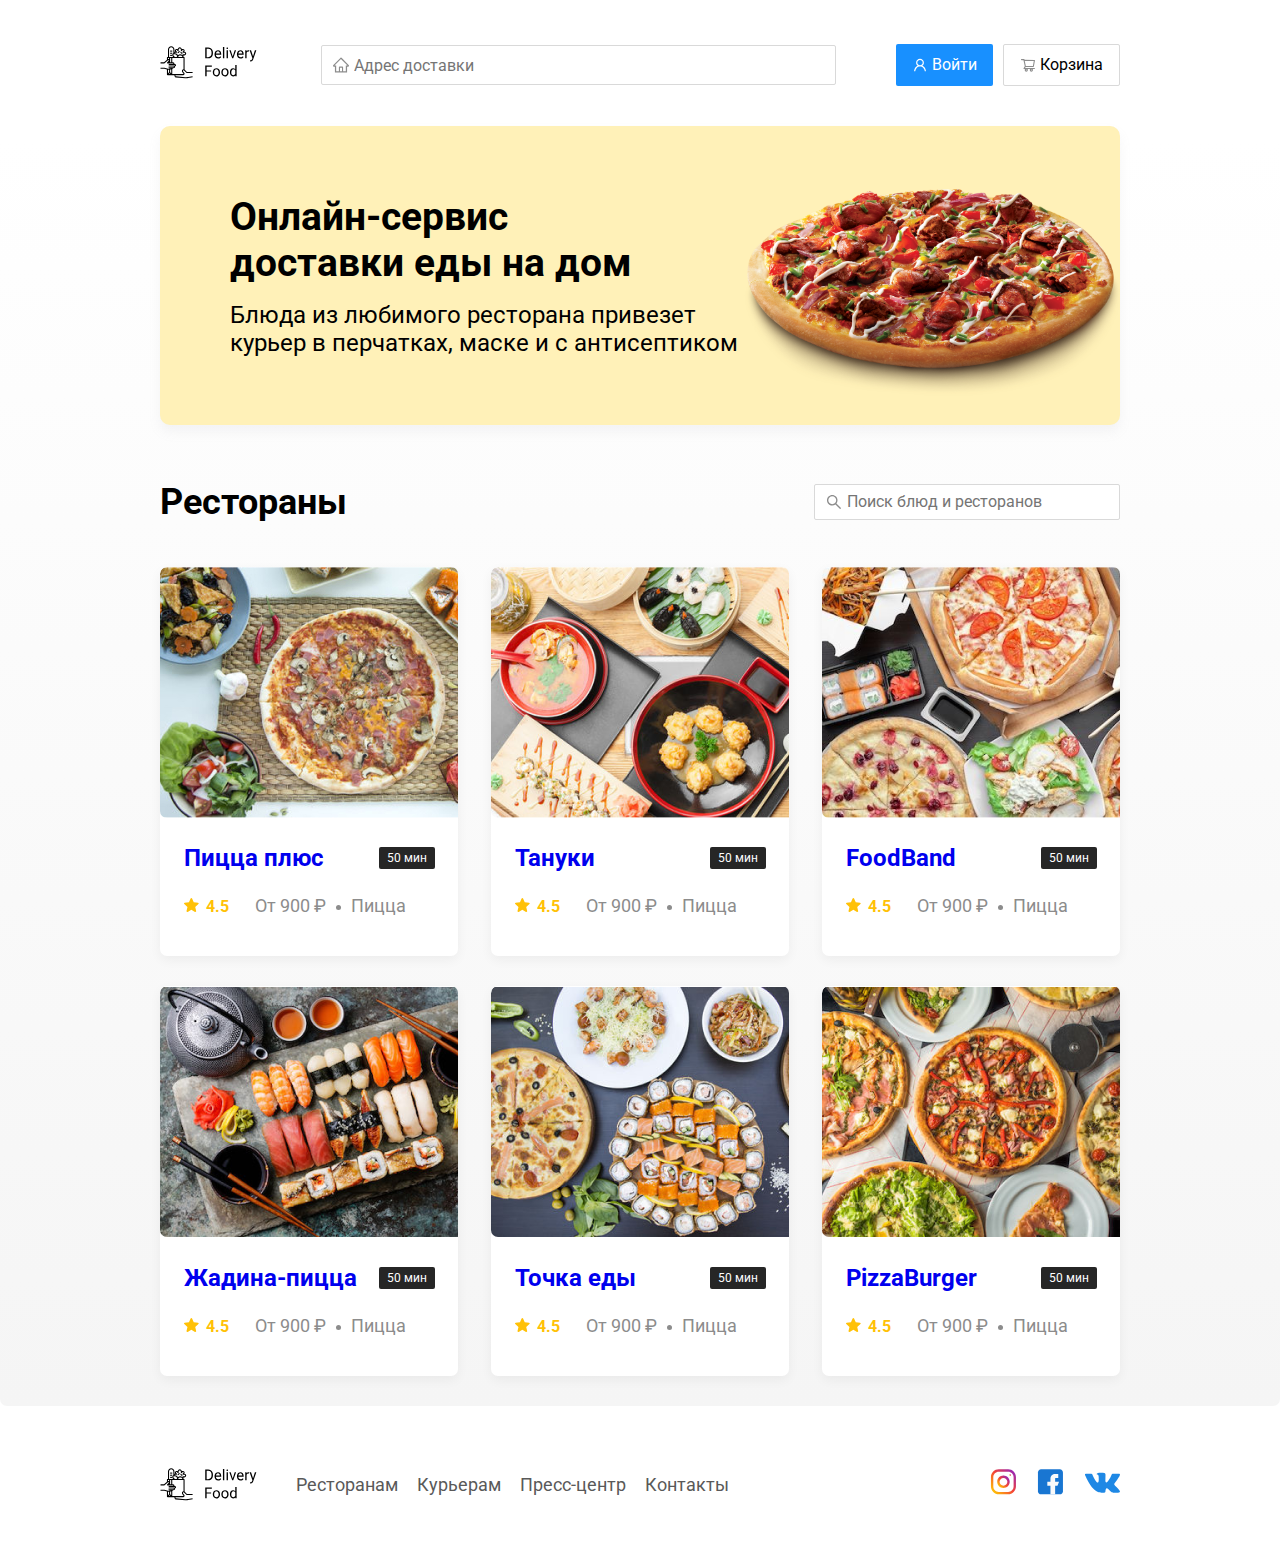
<file: index.html>
<!DOCTYPE html>
<html lang="ru">
  <head>
    <meta charset="UTF-8" />
    <meta name="viewport" content="width=device-width, initial-scale=1.0" />
    <title>Delivery Food - доставка еды на дом</title>
    <link rel="stylesheet" href="styles/normalize.css" />
    <link
      href="https://fonts.googleapis.com/css2?family=Roboto:wght@400;700&display=swap"
      rel="stylesheet"
    />
    <link
    rel="stylesheet"
    href="https://cdnjs.cloudflare.com/ajax/libs/animate.css/3.7.2/animate.min.css"
  />
    <link rel="stylesheet" href="styles/styles.css" />
  </head>
  <body>
    <!--HEADER START-->
    <header class="header">
      <div class="conteiner-header conteiner">
        <a href="#" class="animated bounce"><img src="images/logo.svg" alt="logo" class="logo" /></a>
        <input
          type="search"
          class="heder-search search-on-page"
          placeholder="Адрес доставки"
        />
        <div class="header-buttons">
          <button class="header-button header-button-enter">
            <span class="header-button-text">Войти</span>
          </button>
          <button class="header-button header-button-cart">
            <span class="header-button-text">Корзина</span>
          </button>
        </div>
        <!-- /.buttons-header -->
      </div>
    </header>
    <!--HEADER END-->

    <div class="conteiner-gradient">
      <!-- PROMO START -->
      <section class="promo conteiner">
        <h2 class="promo-title">Онлайн-сервис <br />доставки еды на дом</h2>
        <p class="promo-text">
          Блюда из любимого ресторана привезет <br />
          курьер в перчатках, маске и с антисептиком
        </p>
      </section>
      <!-- PROMO END -->

      <!-- MAIN CONTENT START -->
      <main class="main-content conteiner">
        <div class="main-conteiner">
          <div class="main-head">
            <h2 class="main-head-title">Рестораны</h2>
            <input
              type="search"
              class="main-search search-on-page"
              placeholder="Поиск блюд и ресторанов"
            />
          </div>
        </div>
        <!-- /.main-hed -->

        <div class="main-catalog">
          <a href="#" class="main-catalog-card">
            <img
              src="images/image-catalog/image1.jpg"
              alt="Пицца плюс"
              class="card-img"
            />
            <div class="card-info">
              <div class="card-info-head">
                <h3 class="info-head-title">Пицца плюс</h3>
                <div class="info-head-time">50 мин</div>
              </div>
              <div class="card-info-content">
                <img src="images/star.svg" alt="stars" class="img-rating" />
                <p class="info-content-rating">4.5</p>
                <p class="info-content-price">От 900 ₽</p>
                <p class="info-content-category">Пицца</p>
              </div>
            </div>
          </a>
          <!-- /.main-catalog-card -->
          <a href = 'restaraunt.html' class="main-catalog-card">
            <img
              src="images/image-catalog/image2.jpg"
              alt="Пицца плюс"
              class="card-img"
            />
            <div class="card-info">
              <div class="card-info-head">
                <h3 class="info-head-title">Тануки</h3>
                <div class="info-head-time">50 мин</div>
              </div>
              <div class="card-info-content">
                <img src="images/star.svg" alt="stars" class="img-rating" />
                <p class="info-content-rating">4.5</p>
                <p class="info-content-price">От 900 ₽</p>
                <p class="info-content-category">Пицца</p>
              </div>
            </div>
          </a>
          <!-- /.main-catalog-card -->
          <a href="#" class="main-catalog-card">
            <img
              src="images/image-catalog/image3.jpg"
              alt="Пицца плюс"
              class="card-img"
            />
            <div class="card-info">
              <div class="card-info-head">
                <h3 class="info-head-title">FoodBand</h3>
                <div class="info-head-time">50 мин</div>
              </div>
              <div class="card-info-content">
                <img src="images/star.svg" alt="stars" class="img-rating" />
                <p class="info-content-rating">4.5</p>
                <p class="info-content-price">От 900 ₽</p>
                <p class="info-content-category">Пицца</p>
              </div>
            </div>
          </a>
          <!-- /.main-catalog-card -->
          <a href="#" class="main-catalog-card">
            <img
              src="images/image-catalog/image4.jpg"
              alt="Пицца плюс"
              class="card-img"
            />
            <div class="card-info">
              <div class="card-info-head">
                <h3 class="info-head-title">Жадина-пицца</h3>
                <div class="info-head-time">50 мин</div>
              </div>
              <div class="card-info-content">
                <img src="images/star.svg" alt="stars" class="img-rating" />
                <p class="info-content-rating">4.5</p>
                <p class="info-content-price">От 900 ₽</p>
                <p class="info-content-category">Пицца</p>
              </div>
            </div>
          </a>
          <!-- /.main-catalog-card -->
          <a href="#" class="main-catalog-card">
            <img
              src="images/image-catalog/image5.jpg"
              alt="Пицца плюс"
              class="card-img"
            />
            <div class="card-info">
              <div class="card-info-head">
                <h3 class="info-head-title">Точка еды</h3>
                <div class="info-head-time">50 мин</div>
              </div>
              <div class="card-info-content">
                <img src="images/star.svg" alt="stars" class="img-rating" />
                <p class="info-content-rating">4.5</p>
                <p class="info-content-price">От 900 ₽</p>
                <p class="info-content-category">Пицца</p>
              </div>
            </div>
          </a>
          <!-- /.main-catalog-card -->
          <a href="#" class="main-catalog-card">
            <img
              src="images/image-catalog/image6.jpg"
              alt="Пицца плюс"
              class="card-img"
            />
            <div class="card-info">
              <div class="card-info-head">
                <h3 class="info-head-title">PizzaBurger</h3>
                <div class="info-head-time">50 мин</div>
              </div>
              <div class="card-info-content">
                <img src="images/star.svg" alt="stars" class="img-rating" />
                <p class="info-content-rating">4.5</p>
                <p class="info-content-price">От 900 ₽</p>
                <p class="info-content-category">Пицца</p>
              </div>
            </div>
          </a>
          <!-- /.main-catalog-card -->
        </div>
        <!-- /.main-catalog -->
      </main>
      <!-- MAIN CONTENT END -->
    </div>

    <!-- FOOTER START -->
    <footer class="footer">
      <div class="conteiner">
        <div class="footer-content">
          <img src="images/logo.svg" alt="logo" class="logo footer-logo" />
          <nav class="footer-nav">
            <a href="#" class="footer-link">Ресторанам </a>
            <a href="#" class="footer-link">Курьерам</a>
            <a href="#" class="footer-link">Пресс-центр</a>
            <a href="#" class="footer-link">Контакты</a>
          </nav>
          <div class="social-links">
            <a href="#" class="social-icon"
              ><img src="images/inst-icon.svg" alt="instagramm-logo"
            /></a>
            <a href="#" class="social-icon"
              ><img src="images/facebook-icon.svg" alt="facebook-icon"
            /></a>
            <a href="#" class="social-icon"
              ><img src="images/vk-icon.svg" alt="vk-icon"
            /></a>
            <social-link></social-link>
          </div>
        </div>
      </div>
    </footer>
    <!-- FOOTER END -->

        <!-- MODAL WINDOW -->
        <div class="modal-card">
          <div class="modal-card-dialog">
            <div class="modal-card-header">
              <h3 class="modal-card-title">Корзина</h3>
              <button class="modal-button-close">&times;</button>
            </div>
            <!-- /.modal-card-header -->
            <div class="modal-body">
              <div class="modal-body-row">
                <span class="row-name">Ролл угорь стандарт</span>
                <strong class="row-price">250 ₽</strong>
                <div class="row-counter">
                  <button class="counter-button">-</button>
                  <span class="counter">1</span>
                  <button class="counter-button">+</button>
                </div>
                <!-- /.row-counter -->
              </div>
              <!-- /.modal-body-row -->
              <div class="modal-body-row">
                <span class="row-name">Ролл угорь стандарт</span>
                <strong class="row-price">250 ₽</strong>
                <div class="row-counter">
                  <button class="counter-button">-</button>
                  <span class="counter">1</span>
                  <button class="counter-button">+</button>
                </div>
                <!-- /.row-counter -->
              </div>
              <!-- /.modal-body-row -->
              <div class="modal-body-row">
                <span class="row-name">Ролл угорь стандарт</span>
                <strong class="row-price">250 ₽</strong>
                <div class="row-counter">
                  <button class="counter-button">-</button>
                  <span class="counter">1</span>
                  <button class="counter-button">+</button>
                </div>
                <!-- /.row-counter -->
              </div>
              <!-- /.modal-body-row -->
              <div class="modal-body-row">
                <span class="row-name">Ролл угорь стандарт</span>
                <strong class="row-price">250 ₽</strong>
                <div class="row-counter">
                  <button class="counter-button">-</button>
                  <span class="counter">1</span>
                  <button class="counter-button">+</button>
                </div>
                <!-- /.row-counter -->
              </div>
              <!-- /.modal-body-row -->
              <div class="modal-body-row">
                <span class="row-name">Ролл угорь стандарт</span>
                <strong class="row-price">250 ₽</strong>
                <div class="row-counter">
                  <button class="counter-button">-</button>
                  <span class="counter">1</span>
                  <button class="counter-button">+</button>
                </div>
                <!-- /.row-counter -->
              </div>
              <!-- /.modal-body-row -->
            </div>
            <!-- /.modal-body -->
            <div class="modal-card-footer">
              <span class="modal-footer-price">1250 ₽</span>
              <div class="modal-footer-buttons">
                <button class=" footer-button footer-button-order">Оформить заказ</button>
                <button class="footer-button footer-button-cancel">Отмена</button>
              </div>
            </div>
            <!-- /.modal-card-footer -->
          </div>
        </div>
        <script src="js/wow.min.js"></script>
    <script src="js/main.js"></script>
  </body>
</html>
</file>
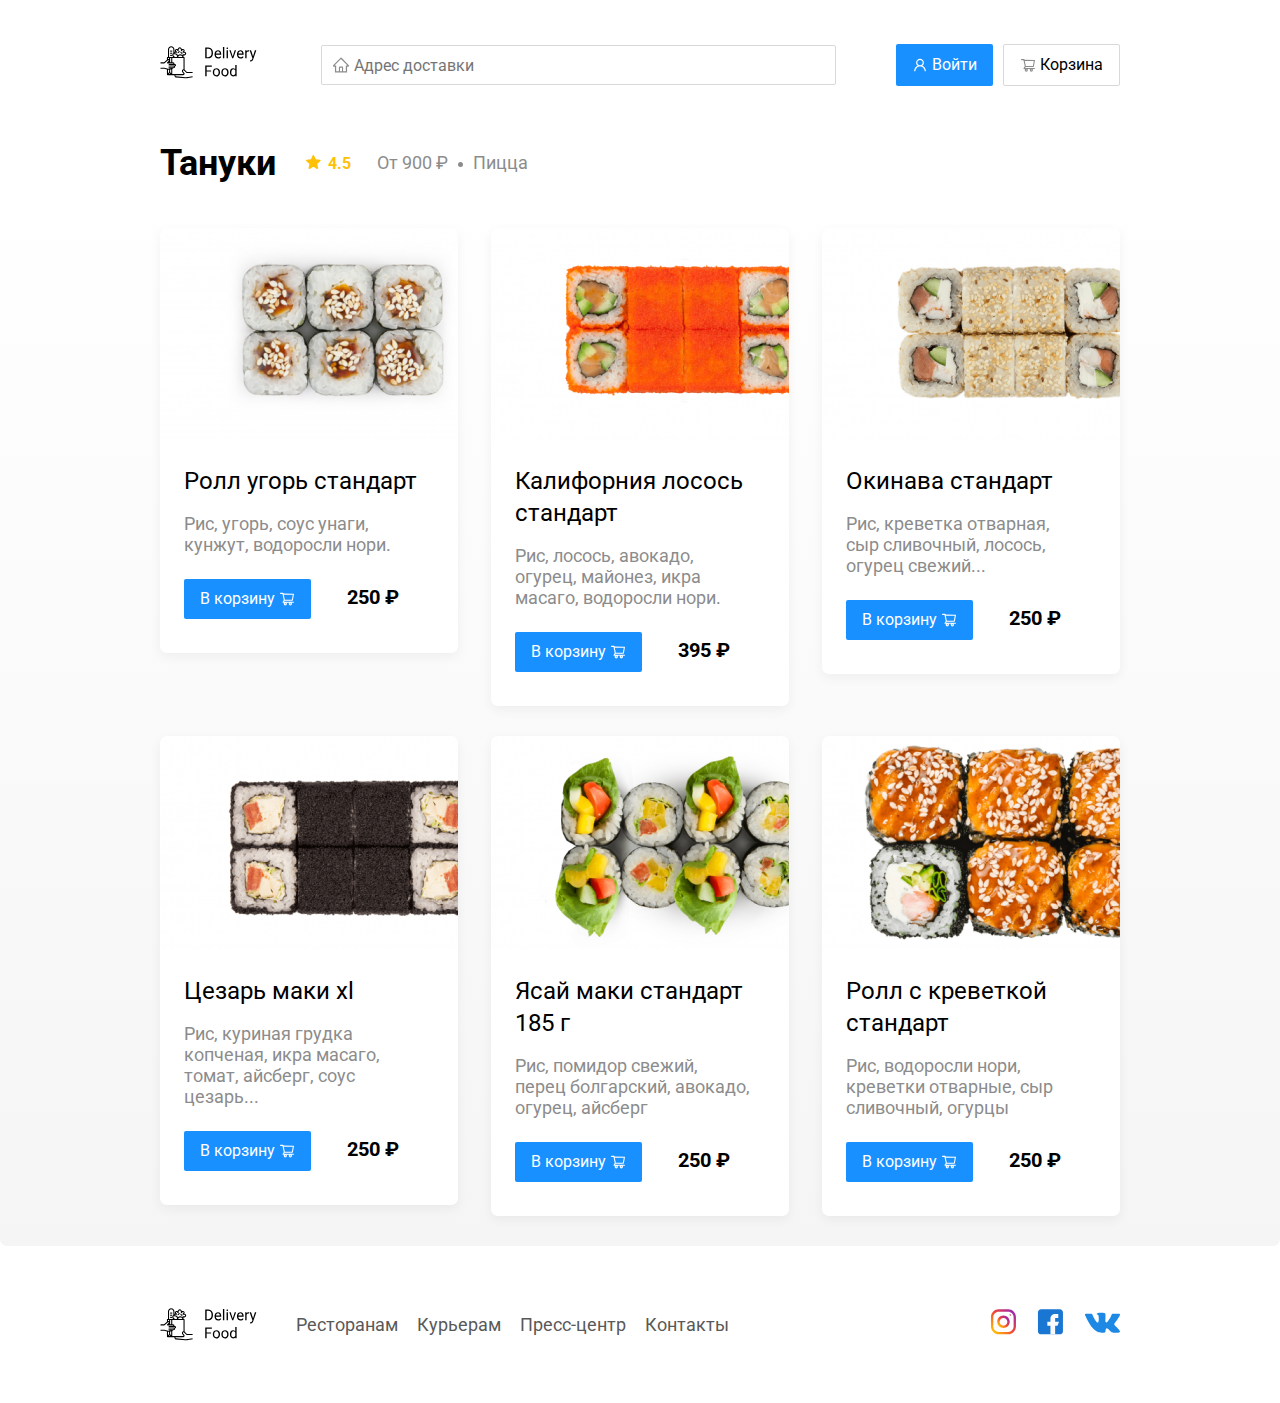
<file: restaraunt.html>
<!DOCTYPE html>
<html lang="ru">
  <head>
    <meta charset="UTF-8" />
    <meta name="viewport" content="width=device-width, initial-scale=1.0" />
    <title>Тануки - доставка еды на дом</title>
    <link rel="stylesheet" href="styles/normalize.css" />
    <link
      href="https://fonts.googleapis.com/css2?family=Roboto:wght@400;700&display=swap"
      rel="stylesheet"
    />
    <link
    rel="stylesheet"
    href="https://cdnjs.cloudflare.com/ajax/libs/animate.css/3.7.2/animate.min.css"
  />
    <link rel="stylesheet" href="styles/styles.css" />
  </head>
  <body>
    <!--HEADER START-->
    <header class="header">
      <div class="conteiner-header conteiner">
        <a href="index.html" class="animated bounce"><img src="images/logo.svg" alt="logo" class="logo" /></a>
        <input
          type="search"
          class="heder-search search-on-page"
          placeholder="Адрес доставки"
        />
        <div class="header-buttons">
          <button class="header-button header-button-enter">
            <span class="header-button-text">Войти</span>
          </button>
          <button class="header-button header-button-cart">
            <span class="header-button-text">Корзина</span>
          </button>
        </div>
        <!-- /.buttons-header -->
      </div>
    </header>
    <!--HEADER END-->

    <div class="conteiner-gradient">
      <!-- MAIN CONTENT START -->
      <main class="main-content conteiner">
        <div class="main-conteiner">
          <div class="main-head">
            <h2 class="main-head-title">Тануки</h2>
              <div class="card-info-content">
                <img src="images/star.svg" alt="stars" class="img-rating" />
                <p class="info-content-rating">4.5</p>
                <p class="info-content-price">От 900 ₽</p>
                <p class="info-content-category">Пицца</p>
              </div>
          </div>
        </div>
        <!-- /.main-hed -->

        <div class="main-catalog">
          <div class="main-catalog-card  wow animated fadeInUp" data-wow-delay='0.2s'>
            <img
              src="images/img-product/roll-ugor-standart.png"
              alt="roll-ugor-standart"
              class="card-img"
            />
            <div class="card-info">
              <div class="card-info-head">
                <h3 class="info-head-title product-head-title">Ролл угорь стандарт</h3>
              </div>
              <div class="ingredients">Рис, угорь, соус унаги, кунжут, водоросли нори.</div>
              <div class="button-card-and-price-product">
                <button class="button-card">В корзину</button>
                <span class="price-product">250 ₽</span>
              </div>
            </div>
          </div>
          <!-- /.main-catalog-card -->
          <div class="main-catalog-card wow animated fadeInUp" data-wow-delay='0.4s'>
            <img
              src="images/img-product/california.png"
              alt="roll-ugor-standart"
              class="card-img"
            />
            <div class="card-info">
              <div class="card-info-head">
                <h3 class="info-head-title product-head-title">Калифорния лосось стандарт</h3>
              </div>
              <div class="ingredients">Рис, лосось, авокадо, огурец, майонез, икра масаго, водоросли нори.</div>
              <div class="button-card-and-price-product">
                <button class="button-card">В корзину</button>
                <span class="price-product">395 ₽</span>
              </div>
            </div>
          </div>
          <!-- /.main-catalog-card -->
          <div class="main-catalog-card wow animated fadeInUp" data-wow-delay='0.6s'>
            <img
              src="images/img-product/okinava.png"
              alt="roll-ugor-standart"
              class="card-img"
            />
            <div class="card-info">
              <div class="card-info-head">
                <h3 class="info-head-title product-head-title">Окинава стандарт</h3>
              </div>
              <div class="ingredients"> Рис, креветка отварная, сыр сливочный, лосось, огурец свежий...</div>
              <div class="button-card-and-price-product">
                <button class="button-card">В корзину</button>
                <span class="price-product">250 ₽</span>
              </div>
            </div>
          </div>
          <!-- /.main-catalog-card -->
          <div class="main-catalog-card wow animated fadeInUp" data-wow-delay='0.2s'>
            <img
              src="images/img-product/cesar.png"
              alt="roll-ugor-standart"
              class="card-img"
            />
            <div class="card-info">
              <div class="card-info-head">
                <h3 class="info-head-title product-head-title">Цезарь маки хl</h3>
              </div>
              <div class="ingredients">Рис, куриная грудка копченая, икра масаго, томат, айсберг, соус цезарь...</div>
              <div class="button-card-and-price-product">
                <button class="button-card">В корзину</button>
                <span class="price-product">250 ₽</span>
              </div>
            </div>
          </div>
          <!-- /.main-catalog-card -->
          <div class="main-catalog-card wow animated fadeInUp" data-wow-delay='0.4s'>
            <img
              src="images/img-product/yasai-maki.png"
              alt="roll-ugor-standart"
              class="card-img"
            />
            <div class="card-info">
              <div class="card-info-head">
                <h3 class="info-head-title product-head-title">Ясай маки стандарт 185 г</h3>
              </div>
              <div class="ingredients">Рис, помидор свежий, перец болгарский, авокадо, огурец, айсберг</div>
              <div class="button-card-and-price-product">
                <button class="button-card">В корзину</button>
                <span class="price-product">250 ₽</span>
              </div>
            </div>
          </div>
          <!-- /.main-catalog-card -->
          <div class="main-catalog-card wow animated fadeInUp" data-wow-delay='0.6s'>
            <img
              src="images/img-product/shrimproll.png"
              alt="roll-ugor-standart"
              class="card-img"
            />
            <div class="card-info">
              <div class="card-info-head">
                <h3 class="info-head-title product-head-title">Ролл с креветкой стандарт</h3>
              </div>
              <div class="ingredients">Рис, водоросли нори, креветки отварные, сыр сливочный, огурцы</div>
              <div class="button-card-and-price-product">
                <button class="button-card">В корзину</button>
                <span class="price-product">250 ₽</span>
              </div>
            </div>
          </div>
          <!-- /.main-catalog-card -->
        </div>
        <!-- /.main-catalog -->
      </main>
      <!-- MAIN CONTENT END -->
    </div>

    <!-- FOOTER START -->
    <footer class="footer">
      <div class="conteiner">
        <div class="footer-content">
          <img src="images/logo.svg" alt="logo" class="logo footer-logo" />
          <nav class="footer-nav">
            <a href="#" class="footer-link">Ресторанам </a>
            <a href="#" class="footer-link">Курьерам</a>
            <a href="#" class="footer-link">Пресс-центр</a>
            <a href="#" class="footer-link">Контакты</a>
          </nav>
          <div class="social-links">
            <a href="#" class="social-icon"
              ><img src="images/inst-icon.svg" alt="instagramm-logo"
            /></a>
            <a href="#" class="social-icon"
              ><img src="images/facebook-icon.svg" alt="facebook-icon"
            /></a>
            <a href="#" class="social-icon"
              ><img src="images/vk-icon.svg" alt="vk-icon"
            /></a>
            <social-link></social-link>
          </div>
        </div>
      </div>
    </footer>
    <!-- FOOTER END -->

    <!-- MODAL WINDOW -->
    <div class="modal-card">
      <div class="modal-card-dialog">
        <div class="modal-card-header">
          <h3 class="modal-card-title">Корзина</h3>
          <button class="modal-button-close">&times;</button>
        </div>
        <!-- /.modal-card-header -->
        <div class="modal-body">
          <div class="modal-body-row">
            <span class="row-name">Ролл угорь стандарт</span>
            <strong class="row-price">250 ₽</strong>
            <div class="row-counter">
              <button class="counter-button">-</button>
              <span class="counter">1</span>
              <button class="counter-button">+</button>
            </div>
            <!-- /.row-counter -->
          </div>
          <!-- /.modal-body-row -->
          <div class="modal-body-row">
            <span class="row-name">Ролл угорь стандарт</span>
            <strong class="row-price">250 ₽</strong>
            <div class="row-counter">
              <button class="counter-button">-</button>
              <span class="counter">1</span>
              <button class="counter-button">+</button>
            </div>
            <!-- /.row-counter -->
          </div>
          <!-- /.modal-body-row -->
          <div class="modal-body-row">
            <span class="row-name">Ролл угорь стандарт</span>
            <strong class="row-price">250 ₽</strong>
            <div class="row-counter">
              <button class="counter-button">-</button>
              <span class="counter">1</span>
              <button class="counter-button">+</button>
            </div>
            <!-- /.row-counter -->
          </div>
          <!-- /.modal-body-row -->
          <div class="modal-body-row">
            <span class="row-name">Ролл угорь стандарт</span>
            <strong class="row-price">250 ₽</strong>
            <div class="row-counter">
              <button class="counter-button">-</button>
              <span class="counter">1</span>
              <button class="counter-button">+</button>
            </div>
            <!-- /.row-counter -->
          </div>
          <!-- /.modal-body-row -->
          <div class="modal-body-row">
            <span class="row-name">Ролл угорь стандарт</span>
            <strong class="row-price">250 ₽</strong>
            <div class="row-counter">
              <button class="counter-button">-</button>
              <span class="counter">1</span>
              <button class="counter-button">+</button>
            </div>
            <!-- /.row-counter -->
          </div>
          <!-- /.modal-body-row -->
        </div>
        <!-- /.modal-body -->
        <div class="modal-card-footer">
          <span class="modal-footer-price">1250 ₽</span>
          <div class="modal-footer-buttons">
            <button class=" footer-button footer-button-order">Оформить заказ</button>
            <button class="footer-button footer-button-cancel">Отмена</button>
          </div>
        </div>
        <!-- /.modal-card-footer -->
      </div>
    </div>
    <script src="js/wow.min.js"></script>
    <script src="js/main.js"></script>
  </body>
</html>
</file>
<file: styles/styles.css>
* {
  box-sizing: border-box;
}
body {
  font-family: "Roboto", sans-serif;
}
.conteiner {
  max-width: 1200px;
  margin: auto;
}
.search-on-page {
  font-size: 16px;
  line-height: 24px;
  color: #bfbfbf;
  background-repeat: no-repeat;
  background-position: left 10px center;
  border: 1px solid #d9d9d9;
  border-radius: 2px;
}
/* HEADER STYLE START*/
.header {
  margin-top: 44px;
}
.conteiner-header {
  display: flex;
  align-items: center;
  justify-content: space-between;
}
.heder-search {
  flex: 0.8;
  height: 40px;
  padding-left: 32px;
  background-image: url(../images/home.svg);
}
.header-buttons {
  display: flex;
}
.header-button {
  padding: 8px 16px 8px 36px;
  font-size: 16px;
  line-height: 24px;
  border-radius: 2px;
  border: none;
}
.header-button-enter {
  background-color: #1890ff;
  background-image: url(../images/button-enter.svg);
  background-repeat: no-repeat;
  background-position: left 16px center;
  color: #fff;
  margin-right: 10px;
}
.header-button-cart {
  background-color: #fff;
  background-image: url(../images/button-cart.svg);
  background-repeat: no-repeat;
  background-position: left 16px center;
  border: 1px solid #d9d9d9;
  box-sizing: border-box;
  box-shadow: 0px 0px 2px rgba(0, 0, 0, 0.0015);
}
/* HEADER STYLE END*/
.conteiner-gradient {
  background: linear-gradient(
    180deg,
    rgba(245, 245, 245, 0) 1.04%,
    #f5f5f5 100%
  );
  border-radius: 7px;
}
/* PROMO START */
.promo {
  box-shadow: 0px 7px 12px rgba(158, 158, 163, 0.1);
  margin-top: 40px;
  padding: 68px 70px;
  background: #fff1b8 url(../images/bg-promo.png) no-repeat top -105px right -18px /600px;
  border-radius: 10px;
}
.promo-title,
.promo-text {
  margin: 0;
}
.promo-title {
  font-weight: bold;
  font-size: 39px;
  line-height: 46px;
  margin-bottom: 15px;
}
.promo-text {
  font-size: 24px;
  line-height: 28px;
}
/* PROMO END */
/* MAIN START */
.main-conteiner {
  margin-top: 56px;
}
.main-head {
  display: flex;
  align-items: center;
  /* justify-content: space-between; */
  margin-bottom: 44px;
}
.main-head-title {
  margin: 0;
  font-weight: bold;
  font-size: 36px;
  line-height: 42px;
  margin-right: 30px;
}
.main-search {
  background-image: url(../images/main-search-icon.svg);
  padding: 5px 12px 5px 32px;
  width: 306px;
  margin-left: auto;
}
.main-catalog {
  display: flex;
  flex-wrap: wrap;
  justify-content: space-between;
}

.main-catalog-card {
  background: #ffffff;
  box-shadow: 0px 4px 12px rgba(0, 0, 0, 0.05);
  border-radius: 7px;
  overflow: hidden;
  margin-bottom: 30px;
  height: min-content;
  text-decoration: none;
}
.card-info {
  padding: 20px 23px 34px 24px;
}
.card-img {
  object-fit: cover;
  border-radius: 7px;
  object-fit: cover;
}
.card-info-content {
  display: flex;
  align-items: baseline;
}
.card-info-head {
  display: flex;
  justify-content: space-between;
  align-items: center;
  margin-bottom: 16px;
}
.info-head-time {
  background: #262626;
  border-radius: 2px;
  font-size: 12px;
  line-height: 20px;
  color: #fff;
  padding: 1px 8px;
}
.info-head-title,
.info-content-rating,
.info-content-price,
.info-content-category {
  margin: 0;
}
.info-head-title {
  font-weight: bold;
  font-size: 24px;
  line-height: 32px;
}
.product-head-title {
  font-weight: 400;
}
.img-rating {
  margin-right: 7px;
}
.info-content-rating {
  font-weight: bold;
  color: #ffc107;
  margin-right: 26px;
}
.info-content-price {
  margin-right: 10px;
}
.info-content-price:after {
  content: " ";
  display: inline-block;
  width: 5px;
  height: 5px;
  background: #8c8c8c;
  border-radius: 50%;
  margin-left: 10px;
  vertical-align: middle;
}
.info-content-price,
.info-content-category {
  font-size: 18px;
  line-height: 32px;
  color: #8c8c8c;
}
/* MAIN END */

/* FOOTER START */
.footer {
  padding: 60px 0;
}
.footer-content {
  display: flex;
  align-items: center;
  justify-content: space-between;
}
.footer-nav {
  margin-left: 35px;
  margin-right: auto;
}
.footer-link {
  text-decoration: none;
  font-size: 18px;
  line-height: 21px;
  color: #595959;
}
.footer-link:not(:last-child) {
  margin-right: 15px;
}
.social-links {
  display: flex;
  align-items: center;
}

.social-icon:not(:first-child) {
  margin-left: 21px;
}
/* FOOTER END */

/* MODAL WINDOW START */
.modal-card {
  display: none;
  position: fixed;
  left: 0;
  top: 0;
  width: 100%;
  height: 100%;
  background: rgba(0, 0, 0, 0.4);
}
.modal-card-active {
  display: flex;
}
.modal-card-dialog {
  max-width: 780px;
  width: 95%;
  background: #ffffff;
  border-radius: 5px;
  margin: auto;
  padding: 40px 45px;
}
.modal-card-header {
  display: flex;
  align-items: center;
  justify-content: space-between;
  margin-bottom: 45px;
}
.modal-card-title {
  margin: 0;
  font-weight: bold;
  font-size: 36px;
  line-height: 42px;
}
.modal-button-close {
  font-size: 36px;
  border: none;
  background-color: transparent;
}
.modal-body-row {
  display: flex;
  align-items: flex-start;
  justify-content: space-between;
  padding-bottom: 8px;
  border-bottom: 1px solid #d9d9d9;
  margin-bottom: 15px;
}
.row-name {
  font-size: 18px;
  line-height: 32px;
}
.row-price {
  margin-right: 47px;
  margin-left: auto;
  font-weight: bold;
  font-size: 20px;
  line-height: 32px;
}
.row-counter {
  display: flex;
  align-items: center;
}
.counter-button {
  width: 39px;
  height: 32px;
  background: #ffffff;
  border: 1px solid #40a9ff;
  box-sizing: border-box;
  border-radius: 2px;
  font-size: 14px;
  line-height: 22px;
  color: #40a9ff;
}
.counter {
  font-size: 16px;
  line-height: 24px;
  margin-left: 13px;
  margin-right: 13px;
}
.modal-card-footer {
  display: flex;
  align-items: center;
  justify-content: space-between;
  margin-top: 52px;
}
.modal-footer-price {
  background: #262626;
  border-radius: 5px;
  color: #fff;
  padding: 15px 20px;
}
.modal-footer-buttons {
  display: flex;
  align-items: center;
}
.footer-button {
  border-radius: 2px;
  padding: 8px 16px;
  font-size: 16px;
  line-height: 24px;
}
.footer-button-order {
  background: #1890ff;
  border: none;
  color: #fff;
  margin-right: 18px;
}
.footer-button-cancel {
  background: #ffffff;
  border: 1px solid #d9d9d9;
}
/* MODALWINDOW END */

/* ADAPTIVE STYLES START*/
/* MAX-WIDTH 1336 */
@media (max-width: 1366px) {
  .conteiner {
    max-width: 960px;
  }
  .promo {
    background-position: top -15px right -10px;
    background-size: 400px;
  }
  .main-catalog-card {
    flex-basis: 31%;
  }
}

/* MAX-WIDTH 992px */
@media (max-width: 992px) {
  .conteiner {
    max-width: 750px;
  }
  .promo {
    padding: 50px;
    background-position: 520px -30px;
  }
  .promo-text {
    font-size: 20px;
  }
  .main-catalog-card {
    flex-basis: 48%;
  }
  .footer-link {
    font-size: 16px;
  }
}

/* MAX-WIDTH 768px */
@media (max-width: 768px) {
  .conteiner {
    max-width: 560px;
  }
  .promo {
    background-position: center right -110px;
    background-size: 300px;
  }
  .promo-title {
    font-size: 30px;
    line-height: 1.4;
  }
  .promo-text {
    font-size: 18px;
  }
  .card-info-content {
    flex-wrap: wrap;
  }
  .info-head-title {
    font-size: 20px;
  }
  .info-content-rating {
    margin-right: 176px;
  }
  .footer-nav {
    display: flex;
    flex-wrap: wrap;
  }
}

/* MAX-WIDTH 578px */
@media (max-width: 578px) {
  .conteiner {
    max-width: 90%;
  }
  .conteiner-header {
    flex-wrap: wrap;
  }
  .heder-search {
    order: 1;
    margin-top: 15px;
    flex: 1;
  }
  .promo {
    background-image: none;
  }
  .main-head-title {
    font-size: 25px;
  }
  .main-catalog-card {
    flex-basis: 100%;
  }
  .card-img {
    min-width: 100%;
  }
  .info-content-rating {
    margin-right: 26px;
  }
  .footer {
    padding: 30px 0;
  }
  .footer-content {
    align-items: flex-start;
  }
  .footer-nav {
    display: flex;
    flex-direction: column;
    order: 0;
    margin-left: 0px;
    margin-right: 0;
  }
  .footer-logo {
    order: 1;
    margin-right: 15px;
  }
  .social-links {
    order: 2;
  }
}

/* MAX-WIDTH 480px */
@media (max-width: 480px) {
  .header-buttons {
    min-height: 40px;
    background-position: center;
  }
  .header-button-text {
    display: none;
  }
  .promo {
    padding: 20px;
  }
  .main-head {
    flex-wrap: wrap;
  }
  .footer-content {
    flex-direction: column;
    flex-wrap: wrap;
    align-items: center;
  }
  .footer-logo {
    order: 0;
    margin-bottom: 20px;
  }
  .footer-nav {
    margin-bottom: 20px;
    align-items: center;
  }
  .footer-link:not(:last-child) {
    margin-right: 0;
  }
}
/* ADAPTIVE STYLES END */

/* RESTAURAN PAGE STYLE */
.ingredients {
  font-size: 18px;
  line-height: 21px;
  max-width: 237px;
  color: #8c8c8c;
}
.button-card-and-price-product {
  margin-top: 24px;
}
.button-card {
  background: #1890ff url(../images/button-card-icon.svg) no-repeat center right
    17px;
  border-radius: 2px;
  padding: 8px 36px 8px 16px;
  font-size: 16px;
  line-height: 24px;
  color: #fff;
  border: none;
  margin-right: 32px;
}
.price-product {
  font-weight: bold;
  font-size: 20px;
  line-height: 32px;
}
</file>
